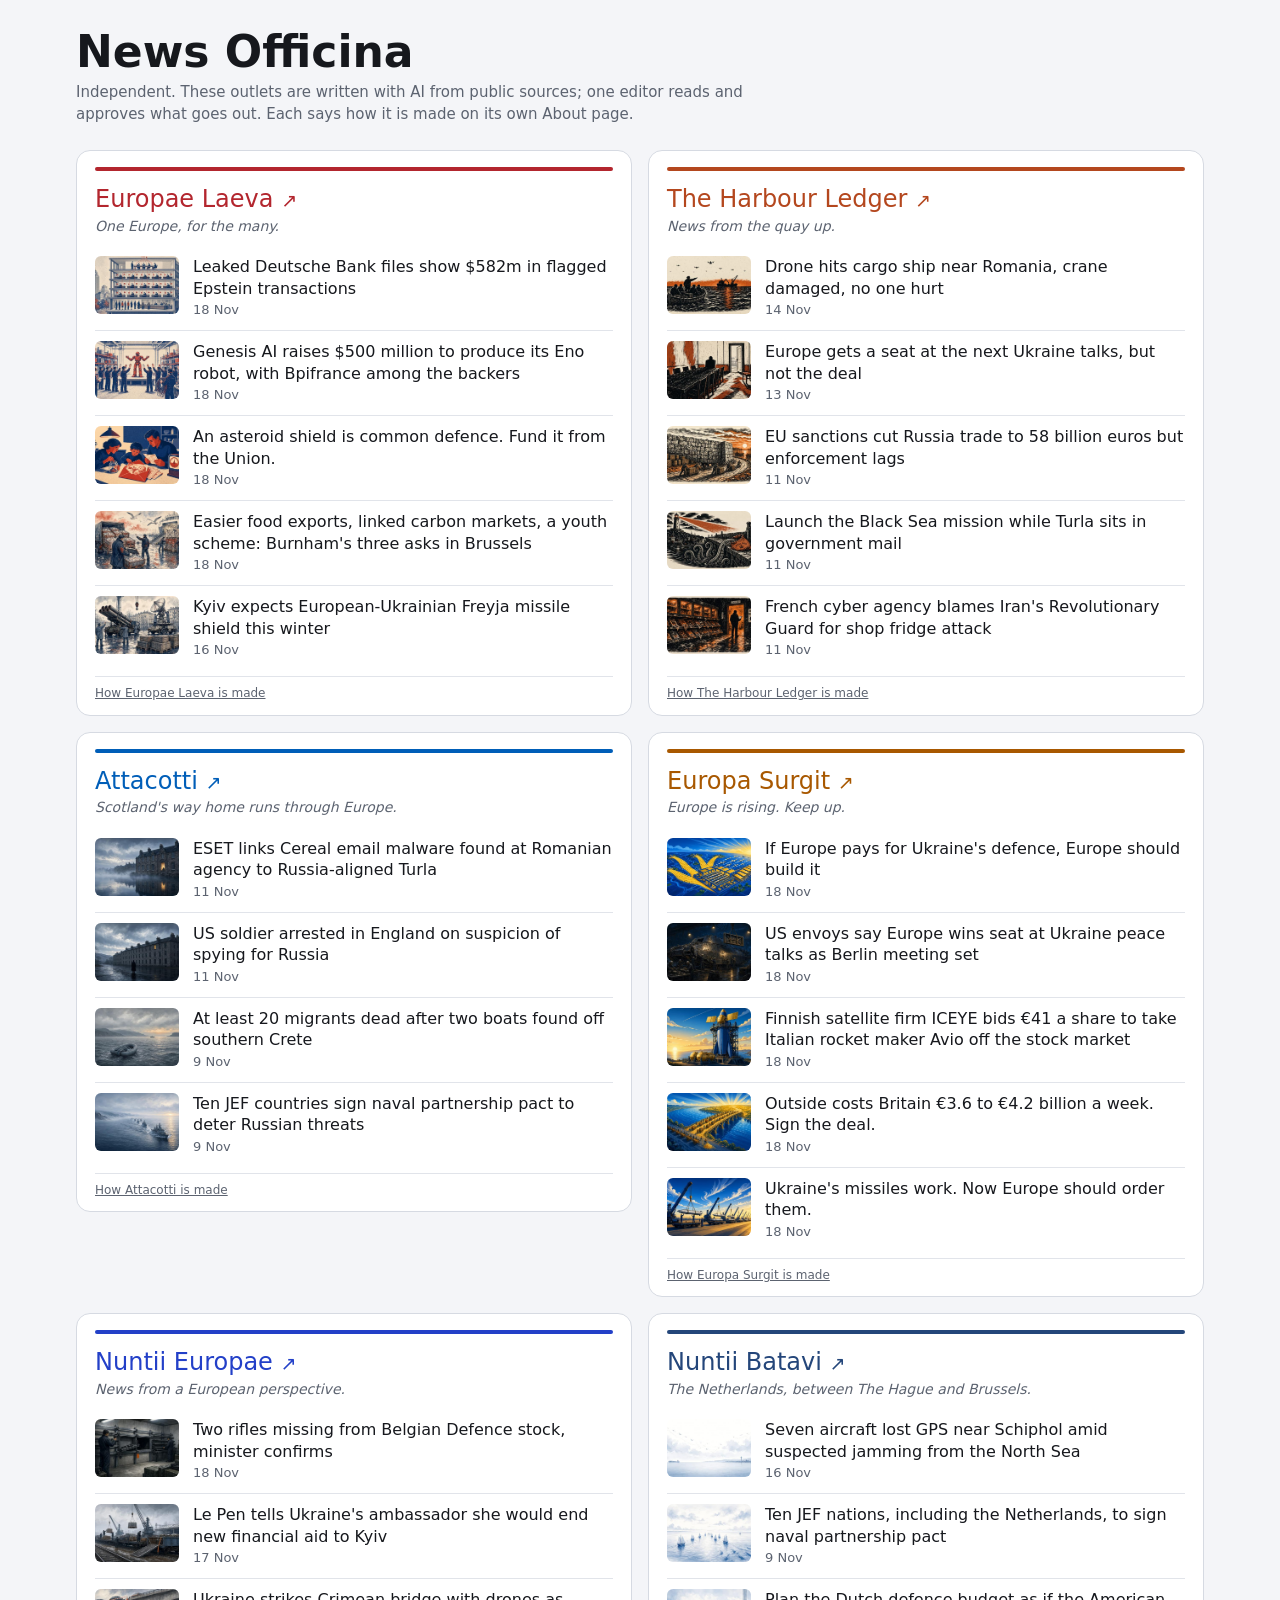
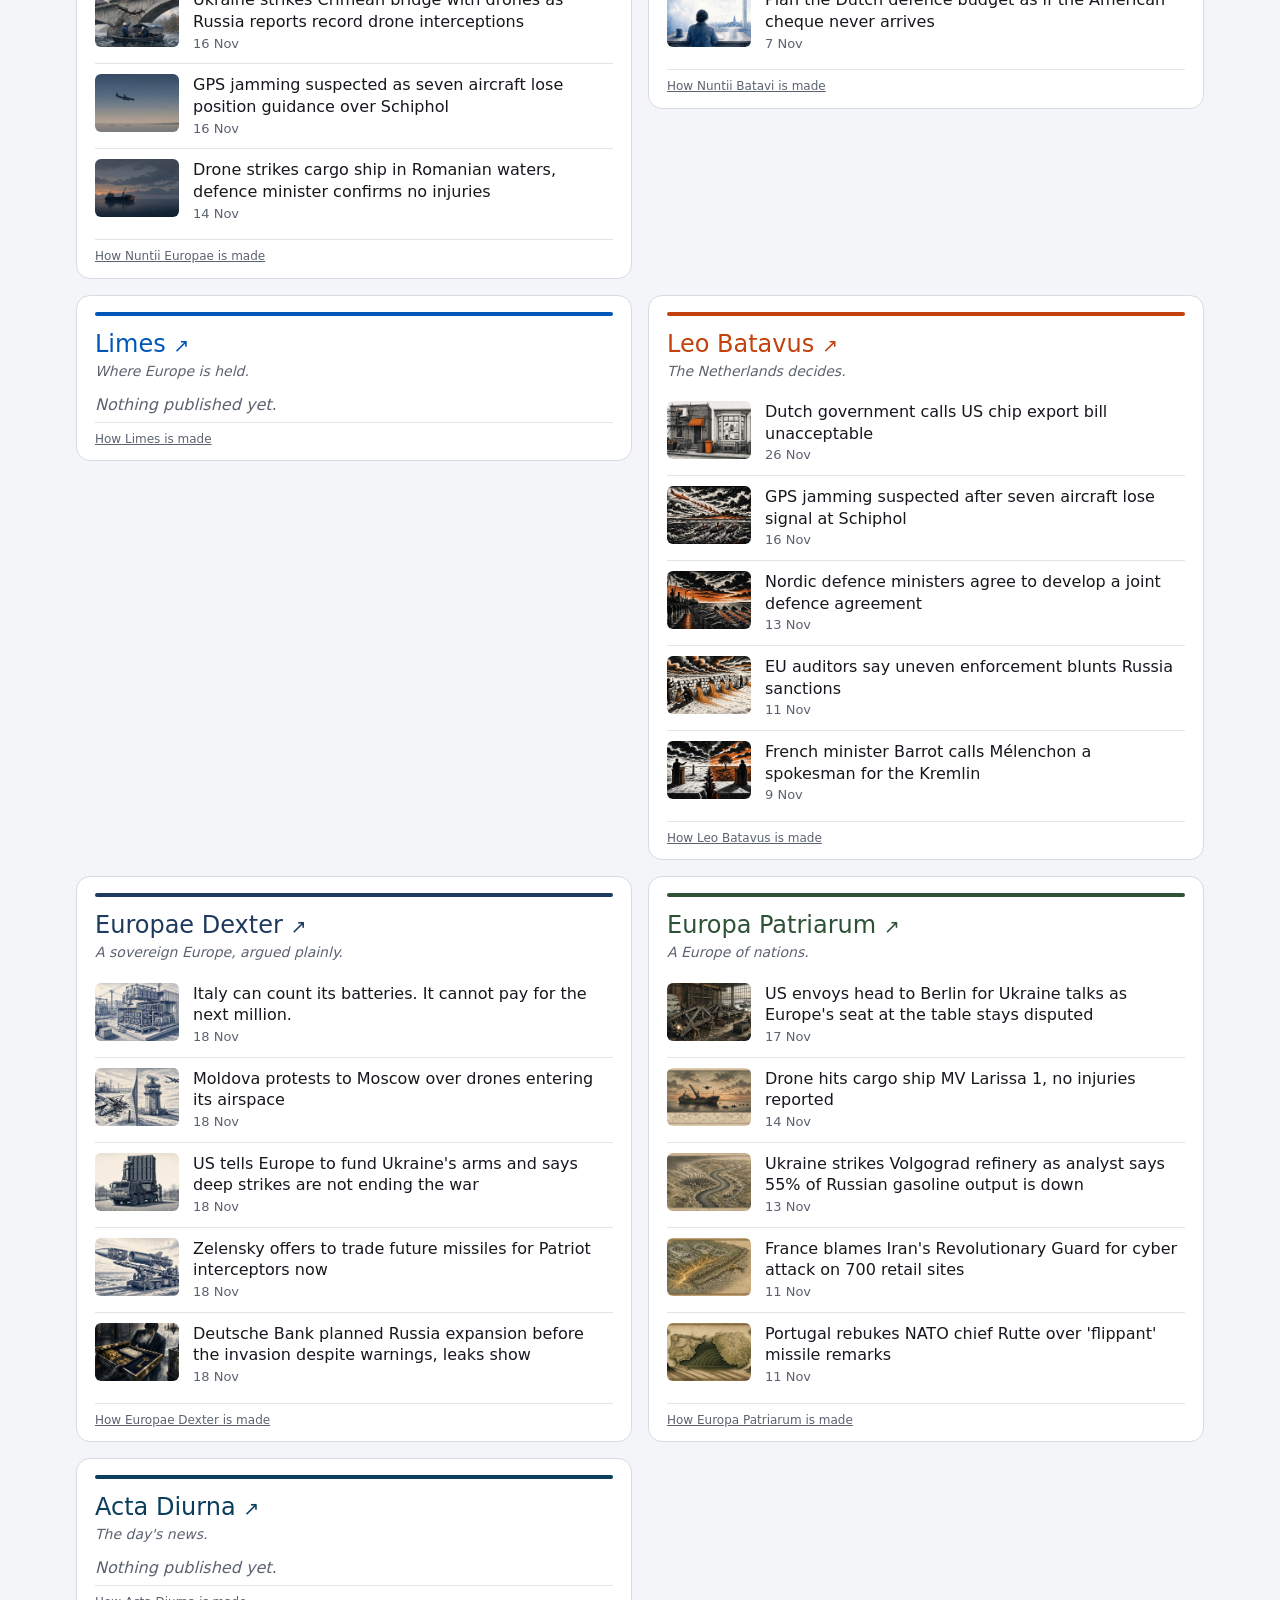
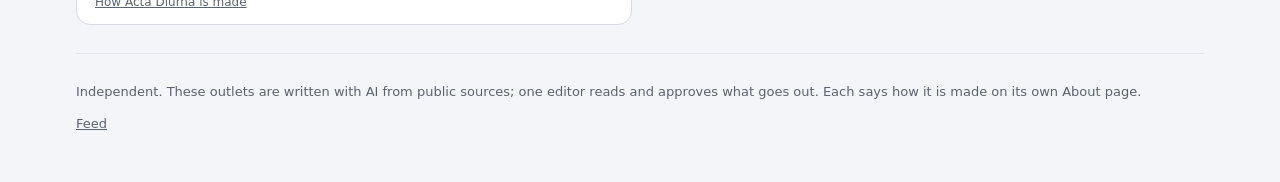
<file: index.html>
<!doctype html>
<html lang="en">
<head>
<meta charset="utf-8">
<meta name="viewport" content="width=device-width, initial-scale=1">
<title>News Officina</title>
<meta name="description" content="Independent. These outlets are written with AI from public sources; one editor reads and approves what goes out. Each says how it is made on its own About page.">
<link rel="canonical" href="https://news-officina.github.io/">
<link rel="alternate" type="application/rss+xml" title="News Officina" href="feed.xml">
<link rel="stylesheet" href="style.css">
</head>
<body>
<div class="wrap">
<header class="top"><h1>News Officina</h1><p class="about">Independent. These outlets are written with AI from public sources; one editor reads and approves what goes out. Each says how it is made on its own About page.</p></header>
<main>
<section class="outlet" style="--o-accent: #B3262E; --o-dark-accent: #ff7b72">
<header><h2><a href="https://news-officina.github.io/europae-laeva/"><span class="name">Europae Laeva</span> <span class="go" aria-hidden="true">↗</span></a></h2><p class="tagline">One Europe, for the many.</p></header>
<ul class="pieces"><li class="piece"><a href="https://news-officina.github.io/europae-laeva/2026/11/leaked-deutsche-bank-files-show-582m-in-flagged-epstein/"><img src="thumbs/170cc849-5f46-4a5b-b65a-e3a1cac9985e.jpg" alt="Cutaway of a bank tower: customers queue at counters below, compliance staff flag transactions on middle floors, and red lines climb to the executive floor." width="480" height="274" loading="lazy" decoding="async"><span class="text"><span class="headline">Leaked Deutsche Bank files show $582m in flagged Epstein transactions</span><time datetime="2026-11-18T23:34:05.025Z">18 Nov</time></span></a></li><li class="piece"><a href="https://news-officina.github.io/europae-laeva/2026/11/genesis-ai-raises-500-million-to-produce-its-eno/"><img src="thumbs/a29df784-961c-4b25-8fbe-904bd2ec2d7d.jpg" alt="Workers wearing sensor gloves and headsets train a large red humanoid robot that copies their hand movements in a warehouse training floor." width="480" height="274" loading="lazy" decoding="async"><span class="text"><span class="headline">Genesis AI raises $500 million to produce its Eno robot, with Bpifrance among the backers</span><time datetime="2026-11-18T18:18:10.516Z">18 Nov</time></span></a></li><li class="piece"><a href="https://news-officina.github.io/europae-laeva/2026/11/an-asteroid-shield-is-common-defence-fund-it-from/"><img src="thumbs/415c04e3-8191-4df1-90ac-d805c39c84e4.jpg" alt="A family at a kitchen table around a large red envelope and an electric meter with a turning dial, one letter printed with a drawing of a spacecraft nudging an asteroid." width="480" height="274" loading="lazy" decoding="async"><span class="text"><span class="headline">An asteroid shield is common defence. Fund it from the Union.</span><time datetime="2026-11-18T18:18:10.290Z">18 Nov</time></span></a></li><li class="piece"><a href="https://news-officina.github.io/europae-laeva/2026/11/easier-food-exports-linked-carbon-markets-a-youth-scheme/"><img src="thumbs/ce113d72-f8fd-4691-a829-7dd6f2e2a1d2.jpg" alt="On a ferry quay, a lorry loaded with crates of fresh fish and pallets is checked by an inspecting figure while dockers lash straps and gulls circle overhead." width="480" height="274" loading="lazy" decoding="async"><span class="text"><span class="headline">Easier food exports, linked carbon markets, a youth scheme: Burnham's three asks in Brussels</span><time datetime="2026-11-18T00:58:09.466Z">18 Nov</time></span></a></li><li class="piece"><a href="https://news-officina.github.io/europae-laeva/2026/11/kyiv-expects-european-ukrainian-freyja-missile-shield-this-winter/"><img src="thumbs/e70920ab-c0c6-4835-a73d-964a7e97c433.jpg" alt="Workers fasten a missile launcher and radar onto trucks in a factory yard before winter, crates of interceptors stacked nearby." width="480" height="274" loading="lazy" decoding="async"><span class="text"><span class="headline">Kyiv expects European-Ukrainian Freyja missile shield this winter</span><time datetime="2026-11-16T20:20:28.398Z">16 Nov</time></span></a></li></ul>
<p class="made"><a href="https://news-officina.github.io/europae-laeva/about/">How Europae Laeva is made</a></p>
</section>
<section class="outlet" style="--o-accent: #B4471E; --o-dark-accent: #e0764a">
<header><h2><a href="https://news-officina.github.io/harbour-ledger/"><span class="name">The Harbour Ledger</span> <span class="go" aria-hidden="true">↗</span></a></h2><p class="tagline">News from the quay up.</p></header>
<ul class="pieces"><li class="piece"><a href="https://news-officina.github.io/harbour-ledger/2026/11/drone-hits-cargo-ship-near-romania-crane-damaged-no/"><img src="thumbs/81e0df67-7b53-4a71-90d2-6f2a68816cb2.jpg" alt="Sailors in a lifeboat pointing toward a damaged cargo ship under drone shapes on the horizon" width="480" height="274" loading="lazy" decoding="async"><span class="text"><span class="headline">Drone hits cargo ship near Romania, crane damaged, no one hurt</span><time datetime="2026-11-14T21:35:42.325Z">14 Nov</time></span></a></li><li class="piece"><a href="https://news-officina.github.io/harbour-ledger/2026/11/europe-gets-a-seat-at-the-next-ukraine-talks/"><img src="thumbs/f2d09629-0cd7-4b81-957d-f07bc344682b.jpg" alt="A negotiation table with silhouetted figures and one chair set apart near an open door, suggesting an invited but sidelined participant." width="480" height="274" loading="lazy" decoding="async"><span class="text"><span class="headline">Europe gets a seat at the next Ukraine talks, but not the deal</span><time datetime="2026-11-13T19:30:17.833Z">13 Nov</time></span></a></li><li class="piece"><a href="https://news-officina.github.io/harbour-ledger/2026/11/eu-sanctions-cut-russia-trade-to-58-billion-euros/"><img src="thumbs/6a3692ca-1a9a-4786-9f53-70cb3b3e979b.jpg" alt="A stone barrier blocks a road of cargo, but silhouetted workers slip crates through gaps and around its edge toward distant ships" width="480" height="274" loading="lazy" decoding="async"><span class="text"><span class="headline">EU sanctions cut Russia trade to 58 billion euros but enforcement lags</span><time datetime="2026-11-11T10:43:03.261Z">11 Nov</time></span></a></li><li class="piece"><a href="https://news-officina.github.io/harbour-ledger/2026/11/launch-the-black-sea-mission-while-turla-sits-in/"><img src="thumbs/c792c47f-9afc-4e0d-9288-d2397231107f.jpg" alt="A tentacled sea creature slipping unseen from dark harbour water into a mail sack on the dock, while a lighthouse beam sweeps past overhead." width="480" height="274" loading="lazy" decoding="async"><span class="text"><span class="headline">Launch the Black Sea mission while Turla sits in government mail</span><time datetime="2026-11-11T10:39:32.961Z">11 Nov</time></span></a></li><li class="piece"><a href="https://news-officina.github.io/harbour-ledger/2026/11/french-cyber-agency-blames-iran-s-revolutionary-guard-for/"><img src="thumbs/c32ed748-09ab-4631-83f0-cf4b7a2958ca.jpg" alt="Warmed supermarket fridges with spoiled food, a worker silhouetted in the doorway." width="480" height="274" loading="lazy" decoding="async"><span class="text"><span class="headline">French cyber agency blames Iran's Revolutionary Guard for shop fridge attack</span><time datetime="2026-11-11T10:32:52.618Z">11 Nov</time></span></a></li></ul>
<p class="made"><a href="https://news-officina.github.io/harbour-ledger/about/">How The Harbour Ledger is made</a></p>
</section>
<section class="outlet" style="--o-accent: #005EB8; --o-dark-accent: #7db7f0">
<header><h2><a href="https://news-officina.github.io/attacotti/"><span class="name">Attacotti</span> <span class="go" aria-hidden="true">↗</span></a></h2><p class="tagline">Scotland's way home runs through Europe.</p></header>
<ul class="pieces"><li class="piece"><a href="https://news-officina.github.io/attacotti/2026/11/eset-links-cereal-email-malware-found-at-romanian-agency/"><img src="thumbs/35cc5ad9-23bf-49aa-92a4-74cb8e9695c0.jpg" alt="A grey stone building at dawn, its rows of dark windows broken by one warm lit window, behind which a still silhouette watches over misty water." width="480" height="274" loading="lazy" decoding="async"><span class="text"><span class="headline">ESET links Cereal email malware found at Romanian agency to Russia-aligned Turla</span><time datetime="2026-11-11T10:40:32.915Z">11 Nov</time></span></a></li><li class="piece"><a href="https://news-officina.github.io/attacotti/2026/11/us-soldier-arrested-in-england-on-suspicion-of-spying/"><img src="thumbs/8c7d46a9-2a93-44e1-8f2f-70b183f253c6.jpg" alt="A lone silhouetted figure in a dark barracks yard looks up at the only lit window in a grey building under cold evening cloud." width="480" height="274" loading="lazy" decoding="async"><span class="text"><span class="headline">US soldier arrested in England on suspicion of spying for Russia</span><time datetime="2026-11-11T10:32:52.940Z">11 Nov</time></span></a></li><li class="piece"><a href="https://news-officina.github.io/attacotti/2026/11/at-least-eight-migrants-dead-after-boat-found-off/"><img src="thumbs/977dd930-7183-41e3-8b31-c38ce11d03f6.jpg" alt="An empty drifting dinghy far from a distant coast under one warm band of light." width="480" height="274" loading="lazy" decoding="async"><span class="text"><span class="headline">At least 20 migrants dead after two boats found off southern Crete</span><time datetime="2026-11-09T13:55:37.851Z">9 Nov</time></span></a></li><li class="piece"><a href="https://news-officina.github.io/attacotti/2026/11/ten-jef-countries-sign-naval-partnership-pact-to-deter/"><img src="thumbs/f9d9f23f-31f0-480e-a088-db3d2f0a1dec.jpg" alt="A fleet of grey warships from different nations sailing in one formation through cold northern waters at dawn, a warm glow on the lead ship." width="480" height="274" loading="lazy" decoding="async"><span class="text"><span class="headline">Ten JEF countries sign naval partnership pact to deter Russian threats</span><time datetime="2026-11-09T08:42:52.822Z">9 Nov</time></span></a></li></ul>
<p class="made"><a href="https://news-officina.github.io/attacotti/about/">How Attacotti is made</a></p>
</section>
<section class="outlet" style="--o-accent: #A85800; --o-dark-accent: #ffb547">
<header><h2><a href="https://news-officina.github.io/europa-surgit/"><span class="name">Europa Surgit</span> <span class="go" aria-hidden="true">↗</span></a></h2><p class="tagline">Europe is rising. Keep up.</p></header>
<ul class="pieces"><li class="piece"><a href="https://news-officina.github.io/europa-surgit/2026/11/if-europe-pays-for-ukraine-s-defence-europe-should/"><img src="thumbs/80030a65-ac29-4dd2-bbe3-dd60125b66e0.jpg" alt="Aerial illustration of golden coin streams flowing from small towns into new open-roofed factories that assemble drones and missiles, finished machines rising skyward." width="480" height="274" loading="lazy" decoding="async"><span class="text"><span class="headline">If Europe pays for Ukraine's defence, Europe should build it</span><time datetime="2026-11-18T20:58:51.988Z">18 Nov</time></span></a></li><li class="piece"><a href="https://news-officina.github.io/europa-surgit/2026/11/us-envoys-say-europe-wins-seat-at-ukraine-peace/"><img src="thumbs/f5dcbed0-6b47-422d-847b-4d45fc0ec30a.jpg" alt="Night-shift engineers fit plates onto a half-built armoured vehicle under gold work lamps in a blue-lit defence plant." width="480" height="274" loading="lazy" decoding="async"><span class="text"><span class="headline">US envoys say Europe wins seat at Ukraine peace talks as Berlin meeting set</span><time datetime="2026-11-18T18:18:10.547Z">18 Nov</time></span></a></li><li class="piece"><a href="https://news-officina.github.io/europa-surgit/2026/11/finnish-satellite-firm-iceye-bids-41-a-share-to/"><img src="thumbs/72bae010-8d29-4e57-b9b1-c1e0c988d8f9.jpg" alt="Technicians mounting a golden satellite onto a blue rocket at a sunlit launch pad, other satellites waiting in a cradle below." width="480" height="274" loading="lazy" decoding="async"><span class="text"><span class="headline">Finnish satellite firm ICEYE bids €41 a share to take Italian rocket maker Avio off the stock market</span><time datetime="2026-11-18T10:57:32.400Z">18 Nov</time></span></a></li><li class="piece"><a href="https://news-officina.github.io/europa-surgit/2026/11/outside-costs-britain-3-6-to-4-2-billion/"><img src="thumbs/f54ec6ea-9ed9-4cfd-a02c-19b5b14398f9.jpg" alt="Aerial view of a golden bridge busy with travellers and goods crossing a blue river while a long stalled queue waits outside it" width="480" height="274" loading="lazy" decoding="async"><span class="text"><span class="headline">Outside costs Britain €3.6 to €4.2 billion a week. Sign the deal.</span><time datetime="2026-11-18T00:57:45.455Z">18 Nov</time></span></a></li><li class="piece"><a href="https://news-officina.github.io/europa-surgit/2026/11/ukraine-s-missiles-work-now-europe-should-order-them/"><img src="thumbs/c95620a8-5c96-4c6c-aa5b-ae85de27303b.jpg" alt="Cranes load finished missiles into a row of carts in a sunlit yard, one cart still empty and waiting." width="480" height="274" loading="lazy" decoding="async"><span class="text"><span class="headline">Ukraine's missiles work. Now Europe should order them.</span><time datetime="2026-11-18T00:52:19.329Z">18 Nov</time></span></a></li></ul>
<p class="made"><a href="https://news-officina.github.io/europa-surgit/about/">How Europa Surgit is made</a></p>
</section>
<section class="outlet" style="--o-accent: #2340C8; --o-dark-accent: #8fa3ff">
<header><h2><a href="https://news-officina.github.io/nuntii-europae/"><span class="name">Nuntii Europae</span> <span class="go" aria-hidden="true">↗</span></a></h2><p class="tagline">News from a European perspective.</p></header>
<ul class="pieces"><li class="piece"><a href="https://news-officina.github.io/nuntii-europae/2026/11/two-rifles-missing-from-belgian-defence-stock-minister-confirms/"><img src="thumbs/455ac70d-0960-43da-a211-86b146be4ba0.jpg" alt="Two soldiers inventory rifles in an armoury, one rack compartment open and empty" width="480" height="274" loading="lazy" decoding="async"><span class="text"><span class="headline">Two rifles missing from Belgian Defence stock, minister confirms</span><time datetime="2026-11-18T00:55:54.446Z">18 Nov</time></span></a></li><li class="piece"><a href="https://news-officina.github.io/nuntii-europae/2026/11/le-pen-tells-ukraine-s-ambassador-she-would-end/"><img src="thumbs/8e073d48-6562-472a-9eaf-246b0a1b605f.jpg" alt="Workers load crates and equipment onto flat rail wagons in a cold grey freight yard; one half-loaded wagon sits abandoned with its ramp down." width="480" height="274" loading="lazy" decoding="async"><span class="text"><span class="headline">Le Pen tells Ukraine's ambassador she would end new financial aid to Kyiv</span><time datetime="2026-11-17T10:29:01.297Z">17 Nov</time></span></a></li><li class="piece"><a href="https://news-officina.github.io/nuntii-europae/2026/11/ukraine-strikes-crimean-bridge-with-drones-as-russia-reports/"><img src="thumbs/1f335792-fea7-48ae-aea9-0e97880204bc.jpg" alt="An inspection boat beneath a cracked bridge arch while stopped cars wait on the closed deck above." width="480" height="274" loading="lazy" decoding="async"><span class="text"><span class="headline">Ukraine strikes Crimean bridge with drones as Russia reports record drone interceptions</span><time datetime="2026-11-16T14:23:24.687Z">16 Nov</time></span></a></li><li class="piece"><a href="https://news-officina.github.io/nuntii-europae/2026/11/gps-jamming-suspected-as-seven-aircraft-lose-position-guidance/"><img src="thumbs/6fa7c523-eb67-47fe-9417-db4ae7cbcc03.jpg" alt="An aircraft coming in to land as its dotted signal path breaks apart over a grey sea with distant ships." width="480" height="274" loading="lazy" decoding="async"><span class="text"><span class="headline">GPS jamming suspected as seven aircraft lose position guidance over Schiphol</span><time datetime="2026-11-16T02:52:30.156Z">16 Nov</time></span></a></li><li class="piece"><a href="https://news-officina.github.io/nuntii-europae/2026/11/drone-strikes-cargo-ship-in-romanian-waters-defence-minister/"><img src="thumbs/a2093f8d-9037-4a6e-808b-05e969789b6c.jpg" alt="A damaged cargo ship alone on the dark sea at dusk." width="480" height="274" loading="lazy" decoding="async"><span class="text"><span class="headline">Drone strikes cargo ship in Romanian waters, defence minister confirms no injuries</span><time datetime="2026-11-14T21:35:31.950Z">14 Nov</time></span></a></li></ul>
<p class="made"><a href="https://news-officina.github.io/nuntii-europae/about/">How Nuntii Europae is made</a></p>
</section>
<section class="outlet" style="--o-accent: #24467A; --o-dark-accent: #8fb3ea">
<header><h2><a href="https://news-officina.github.io/nuntii-batavi/"><span class="name">Nuntii Batavi</span> <span class="go" aria-hidden="true">↗</span></a></h2><p class="tagline">The Netherlands, between The Hague and Brussels.</p></header>
<ul class="pieces"><li class="piece"><a href="https://news-officina.github.io/nuntii-batavi/2026/11/seven-aircraft-lost-gps-near-schiphol-amid-suspected-jamming/"><img src="thumbs/61aaf13c-af88-42f7-8b67-bf245e8131a8.jpg" alt="Seabirds' flight paths dissolve into broken dashes above a distant ship on the North Sea." width="480" height="274" loading="lazy" decoding="async"><span class="text"><span class="headline">Seven aircraft lost GPS near Schiphol amid suspected jamming from the North Sea</span><time datetime="2026-11-16T02:33:43.556Z">16 Nov</time></span></a></li><li class="piece"><a href="https://news-officina.github.io/nuntii-batavi/2026/11/ten-jef-nations-including-the-netherlands-sign-naval-partnership/"><img src="thumbs/13195056-7303-4a5e-b51d-84fb49547f3f.jpg" alt="Ten ships sailing in formation on a wide sea, with faint dark shapes beneath the waves nearby" width="480" height="274" loading="lazy" decoding="async"><span class="text"><span class="headline">Ten JEF nations, including the Netherlands, to sign naval partnership pact</span><time datetime="2026-11-09T08:42:52.586Z">9 Nov</time></span></a></li><li class="piece"><a href="https://news-officina.github.io/nuntii-batavi/2026/11/plan-the-dutch-defence-budget-as-if-the-american/"><img src="thumbs/91900c73-800e-4c20-bc7a-815867854b75.jpg" alt="A clerk behind a desk compares two stacks of coins, one solid and one dissolving, with a wide empty sky outside" width="480" height="274" loading="lazy" decoding="async"><span class="text"><span class="headline">Plan the Dutch defence budget as if the American cheque never arrives</span><time datetime="2026-11-07T15:39:29.634Z">7 Nov</time></span></a></li></ul>
<p class="made"><a href="https://news-officina.github.io/nuntii-batavi/about/">How Nuntii Batavi is made</a></p>
</section>
<section class="outlet" style="--o-accent: #0057B8; --o-dark-accent: #FFD500">
<header><h2><a href="https://news-officina.github.io/limes/"><span class="name">Limes</span> <span class="go" aria-hidden="true">↗</span></a></h2><p class="tagline">Where Europe is held.</p></header>
<p class="empty">Nothing published yet.</p>
<p class="made"><a href="https://news-officina.github.io/limes/about/">How Limes is made</a></p>
</section>
<section class="outlet" style="--o-accent: #C2410C; --o-dark-accent: #ff8a3d">
<header><h2><a href="https://news-officina.github.io/leo-batavus/"><span class="name">Leo Batavus</span> <span class="go" aria-hidden="true">↗</span></a></h2><p class="tagline">The Netherlands decides.</p></header>
<ul class="pieces"><li class="piece"><a href="https://news-officina.github.io/leo-batavus/2026/11/dutch-government-calls-us-chip-export-bill-unacceptable/"><img src="thumbs/c6597495-fe59-4f4b-8956-348991b14e01.jpg" alt="Row of Dutch house fronts under grey daylight, with scaffolding and a heat pump being fitted, bikes and bins at the curb, and a worker and a technician busy at their tasks." width="480" height="274" loading="lazy" decoding="async"><span class="text"><span class="headline">Dutch government calls US chip export bill unacceptable</span><time datetime="2026-11-26T01:42:22.449Z">26 Nov</time></span></a></li><li class="piece"><a href="https://news-officina.github.io/leo-batavus/2026/11/gps-jamming-suspected-after-seven-aircraft-lose-signal-at/"><img src="thumbs/967eb377-405f-42c1-85a0-0ba5cced4140.jpg" alt="An aircraft's falling path breaks apart mid-air as interference radiates from three dark ships on the sea below." width="480" height="274" loading="lazy" decoding="async"><span class="text"><span class="headline">GPS jamming suspected after seven aircraft lose signal at Schiphol</span><time datetime="2026-11-16T02:32:59.998Z">16 Nov</time></span></a></li><li class="piece"><a href="https://news-officina.github.io/leo-batavus/2026/11/nordic-defence-ministers-agree-to-develop-a-joint-defence/"><img src="thumbs/11fddd9a-5f00-40e0-bb72-2e171cf6eb75.jpg" alt="Silhouetted figures on a pier watch a formation of boats moving together across a dark harbour under a heavy sky." width="480" height="274" loading="lazy" decoding="async"><span class="text"><span class="headline">Nordic defence ministers agree to develop a joint defence agreement</span><time datetime="2026-11-13T11:26:25.904Z">13 Nov</time></span></a></li><li class="piece"><a href="https://news-officina.github.io/leo-batavus/2026/11/eu-auditors-say-uneven-enforcement-blunts-russia-sanctions/"><img src="thumbs/8b2d7fba-d79d-41fb-b025-5858bc27248d.jpg" alt="An uneven stone wall with gaps letting sand leak through while anonymous figures patch only parts of it." width="480" height="274" loading="lazy" decoding="async"><span class="text"><span class="headline">EU auditors say uneven enforcement blunts Russia sanctions</span><time datetime="2026-11-11T10:43:18.325Z">11 Nov</time></span></a></li><li class="piece"><a href="https://news-officina.github.io/leo-batavus/2026/11/french-minister-barrot-calls-melenchon-a-spokesman-for-the/"><img src="thumbs/5cb0bde8-04c5-42af-be4c-b1c33041a7e1.jpg" alt="Two speakers at podiums stand divided by a jagged crack splitting the ground between them under a heavy sky." width="480" height="274" loading="lazy" decoding="async"><span class="text"><span class="headline">French minister Barrot calls Mélenchon a spokesman for the Kremlin</span><time datetime="2026-11-09T21:05:47.187Z">9 Nov</time></span></a></li></ul>
<p class="made"><a href="https://news-officina.github.io/leo-batavus/about/">How Leo Batavus is made</a></p>
</section>
<section class="outlet" style="--o-accent: #1E3A5F; --o-dark-accent: #8fb0d9">
<header><h2><a href="https://news-officina.github.io/dexter/"><span class="name">Europae Dexter</span> <span class="go" aria-hidden="true">↗</span></a></h2><p class="tagline">A sovereign Europe, argued plainly.</p></header>
<ul class="pieces"><li class="piece"><a href="https://news-officina.github.io/dexter/2026/11/italy-can-count-its-batteries-it-cannot-pay-for/"><img src="thumbs/ddc6103d-61d7-40b8-8b3c-a77283031554.jpg" alt="Exploded technical drawing of a grid-scale battery container with module tiers, busbars, cooling pipes, inverters and transformer spread in section above its rack, two crewmen aligning a module in a fenced switching yard." width="480" height="274" loading="lazy" decoding="async"><span class="text"><span class="headline">Italy can count its batteries. It cannot pay for the next million.</span><time datetime="2026-11-18T23:34:35.806Z">18 Nov</time></span></a></li><li class="piece"><a href="https://news-officina.github.io/dexter/2026/11/moldova-protests-to-moscow-over-drones-entering-its-airspace/"><img src="thumbs/ba82bd15-353f-4984-a392-e74327afc128.jpg" alt="A crashed drone lies in a snowy field by a substation; a jet circles above an airport control tower" width="480" height="274" loading="lazy" decoding="async"><span class="text"><span class="headline">Moldova protests to Moscow over drones entering its airspace</span><time datetime="2026-11-18T20:59:06.997Z">18 Nov</time></span></a></li><li class="piece"><a href="https://news-officina.github.io/dexter/2026/11/us-tells-europe-to-fund-ukraine-s-arms-and/"><img src="thumbs/c9d644d2-c6d5-4523-8e91-f53b655b74a3.jpg" alt="Front view of an air-defence launcher truck at a winter site, crewmen lifting a missile canister into its rack" width="480" height="274" loading="lazy" decoding="async"><span class="text"><span class="headline">US tells Europe to fund Ukraine's arms and says deep strikes are not ending the war</span><time datetime="2026-11-18T20:58:22.096Z">18 Nov</time></span></a></li><li class="piece"><a href="https://news-officina.github.io/dexter/2026/11/zelensky-offers-to-trade-future-missiles-for-patriot-interceptors/"><img src="thumbs/6d711b15-dc9a-4d27-9ed5-81cc71971959.jpg" alt="Exploded technical drawing of an interceptor missile on a launcher rail, its cutaway sections separated, with two crewmen working on the launcher platform under a winter sky." width="480" height="274" loading="lazy" decoding="async"><span class="text"><span class="headline">Zelensky offers to trade future missiles for Patriot interceptors now</span><time datetime="2026-11-18T18:18:10.464Z">18 Nov</time></span></a></li><li class="piece"><a href="https://news-officina.github.io/dexter/2026/11/deutsche-bank-planned-russia-expansion-despite-regulatory-warnings/"><img src="thumbs/1e7456e5-1440-4c9d-9be2-57fb54d2d055.jpg" alt="A gloved clerk slides open a private vault drawer of bullion bars and certificates as a suited colleague leans in under low light." width="480" height="274" loading="lazy" decoding="async"><span class="text"><span class="headline">Deutsche Bank planned Russia expansion before the invasion despite warnings, leaks show</span><time datetime="2026-11-18T10:57:55.034Z">18 Nov</time></span></a></li></ul>
<p class="made"><a href="https://news-officina.github.io/dexter/about/">How Europae Dexter is made</a></p>
</section>
<section class="outlet" style="--o-accent: #2E5236; --o-dark-accent: #9cc49f">
<header><h2><a href="https://news-officina.github.io/europa-patriarum/"><span class="name">Europa Patriarum</span> <span class="go" aria-hidden="true">↗</span></a></h2><p class="tagline">A Europe of nations.</p></header>
<ul class="pieces"><li class="piece"><a href="https://news-officina.github.io/europa-patriarum/2026/11/us-envoys-head-to-berlin-for-ukraine-talks-as/"><img src="thumbs/bc803d3e-4568-4c98-bcc5-a724cc51282a.jpg" alt="An illustration of workers in a snowy riverfront repair hall rebuilding two warped steel bridge trusses damaged by missiles, with cracked concrete deck slabs stacked by the wall and a gantry crane over the cluttered floor." width="480" height="274" loading="lazy" decoding="async"><span class="text"><span class="headline">US envoys head to Berlin for Ukraine talks as Europe's seat at the table stays disputed</span><time datetime="2026-11-17T21:08:53.636Z">17 Nov</time></span></a></li><li class="piece"><a href="https://news-officina.github.io/europa-patriarum/2026/11/drone-hits-cargo-ship-mv-larissa-1-no-injuries/"><img src="thumbs/7a9ead8e-e3bb-4026-af46-5584ed0d35f6.jpg" alt="A cargo ship with a damaged crane as a small drone hovers above it at dusk" width="480" height="274" loading="lazy" decoding="async"><span class="text"><span class="headline">Drone hits cargo ship MV Larissa 1, no injuries reported</span><time datetime="2026-11-14T21:36:16.969Z">14 Nov</time></span></a></li><li class="piece"><a href="https://news-officina.github.io/europa-patriarum/2026/11/ukraine-strikes-volgograd-refinery-as-analyst-says-55-of/"><img src="thumbs/626f5cf9-708f-45d9-9866-96668c8d1916.jpg" alt="Old survey-style view of a river-bank refinery burning under a dark sky, small drones crossing toward it, more distant works marked with smoke along the river." width="480" height="274" loading="lazy" decoding="async"><span class="text"><span class="headline">Ukraine strikes Volgograd refinery as analyst says 55% of Russian gasoline output is down</span><time datetime="2026-11-13T19:30:17.953Z">13 Nov</time></span></a></li><li class="piece"><a href="https://news-officina.github.io/europa-patriarum/2026/11/france-blames-iran-s-revolutionary-guard-for-cyber-attack/"><img src="thumbs/c72aa97c-2b35-4b22-8b5a-9f3a1f41e7a7.jpg" alt="Glowing lines seep inland across a drawn map-like coast toward frost-covered town rooftops while lanterns glow at a distant harbour." width="480" height="274" loading="lazy" decoding="async"><span class="text"><span class="headline">France blames Iran's Revolutionary Guard for cyber attack on 700 retail sites</span><time datetime="2026-11-11T10:43:48.333Z">11 Nov</time></span></a></li><li class="piece"><a href="https://news-officina.github.io/europa-patriarum/2026/11/portugal-rebukes-nato-chief-rutte-over-flippant-missile-remarks/"><img src="thumbs/1cd571fe-ca4f-4ec2-86f2-f70e39b21877.jpg" alt="Engraved map showing missile arcs spanning from eastern Europe to a western peninsula" width="480" height="274" loading="lazy" decoding="async"><span class="text"><span class="headline">Portugal rebukes NATO chief Rutte over 'flippant' missile remarks</span><time datetime="2026-11-11T10:40:48.318Z">11 Nov</time></span></a></li></ul>
<p class="made"><a href="https://news-officina.github.io/europa-patriarum/about/">How Europa Patriarum is made</a></p>
</section>
<section class="outlet" style="--o-accent: #0B3D5C; --o-dark-accent: #6fb3d9">
<header><h2><a href="https://news-officina.github.io/acta-diurna/"><span class="name">Acta Diurna</span> <span class="go" aria-hidden="true">↗</span></a></h2><p class="tagline">The day's news.</p></header>
<p class="empty">Nothing published yet.</p>
<p class="made"><a href="https://news-officina.github.io/acta-diurna/about/">How Acta Diurna is made</a></p>
</section>
</main>
<footer><p>Independent. These outlets are written with AI from public sources; one editor reads and approves what goes out. Each says how it is made on its own About page.</p><p><a href="feed.xml">Feed</a></p></footer>
</div>
</body>
</html>
</file>
<file: style.css>
:root { --paper: #f4f5f8; --card: #ffffff; --ink: #16181d; --muted: #5c6370; --rule: #e1e4ea; --edge: #d6dae2; }
@media (prefers-color-scheme: dark) { :root { --paper: #0d1119; --card: #121826; --ink: #e8eaf0; --muted: #98a1b1; --rule: #222b3b; --edge: #253047; } }
* { box-sizing: border-box; }
html { -webkit-text-size-adjust: 100%; }
body { margin: 0; background: var(--paper); color: var(--ink); font: 16px/1.45 system-ui, -apple-system, "Segoe UI", Roboto, "Helvetica Neue", Arial, sans-serif; }
a { color: inherit; }
img { display: block; }
.wrap { width: 100%; max-width: 1160px; margin: 0 auto; padding: 0 16px; }
.top { padding: 28px 0 8px; }
.top h1 { margin: 0; font-size: clamp(30px, 6vw, 44px); line-height: 1.1; font-weight: 700; }
.about { max-width: 720px; margin: 6px 0 0; color: var(--muted); font-size: 15px; }
main { display: grid; gap: 16px; margin-top: 16px; grid-template-columns: minmax(0, 1fr); }
@media (min-width: 860px) { main { grid-template-columns: repeat(2, minmax(0, 1fr)); align-items: start; } }
.outlet { min-width: 0; padding: 16px 18px 12px; border: 1px solid var(--edge); border-radius: 14px; background: var(--card); }
.outlet header::before { content: ""; display: block; height: 4px; margin-bottom: 14px; border-radius: 4px; background: var(--o-accent); }
.outlet h2 { margin: 0; font-size: 24px; line-height: 1.2; font-weight: 500; color: var(--o-accent); }
.outlet h2 a { text-decoration: none; }
.outlet h2 a:hover .name { text-decoration: underline; text-underline-offset: 3px; }
.go { font-size: 0.8em; }
.tagline { margin: 2px 0 0; font-size: 14px; font-style: italic; color: var(--muted); }
@media (prefers-color-scheme: dark) {
  .outlet header::before { background: var(--o-dark-accent); }
  .outlet h2 { color: var(--o-dark-accent); }
}
.pieces { list-style: none; margin: 10px 0 0; padding: 0; }
.piece + .piece { border-top: 1px solid var(--rule); }
.piece a { display: flex; gap: 14px; align-items: flex-start; padding: 10px 0; text-decoration: none; }
.piece img, .no-img { flex: none; width: 84px; height: 58px; object-fit: cover; border-radius: 6px; background: var(--rule); }
.text { min-width: 0; }
.headline { display: block; font-size: 16px; line-height: 1.35; overflow-wrap: anywhere; }
.piece a:hover .headline { text-decoration: underline; text-underline-offset: 3px; }
time { display: block; margin-top: 2px; font-size: 13px; color: var(--muted); }
.empty { margin: 12px 0 4px; color: var(--muted); font-style: italic; }
.made { margin: 6px 0 0; padding-top: 8px; border-top: 1px solid var(--rule); font-size: 12px; color: var(--muted); }
.made a { color: var(--muted); }
footer { margin: 28px 0 0; padding: 16px 0 36px; border-top: 1px solid var(--rule); font-size: 13px; color: var(--muted); }
a:focus-visible { outline: 2px solid currentColor; outline-offset: 3px; border-radius: 2px; }
</file>
